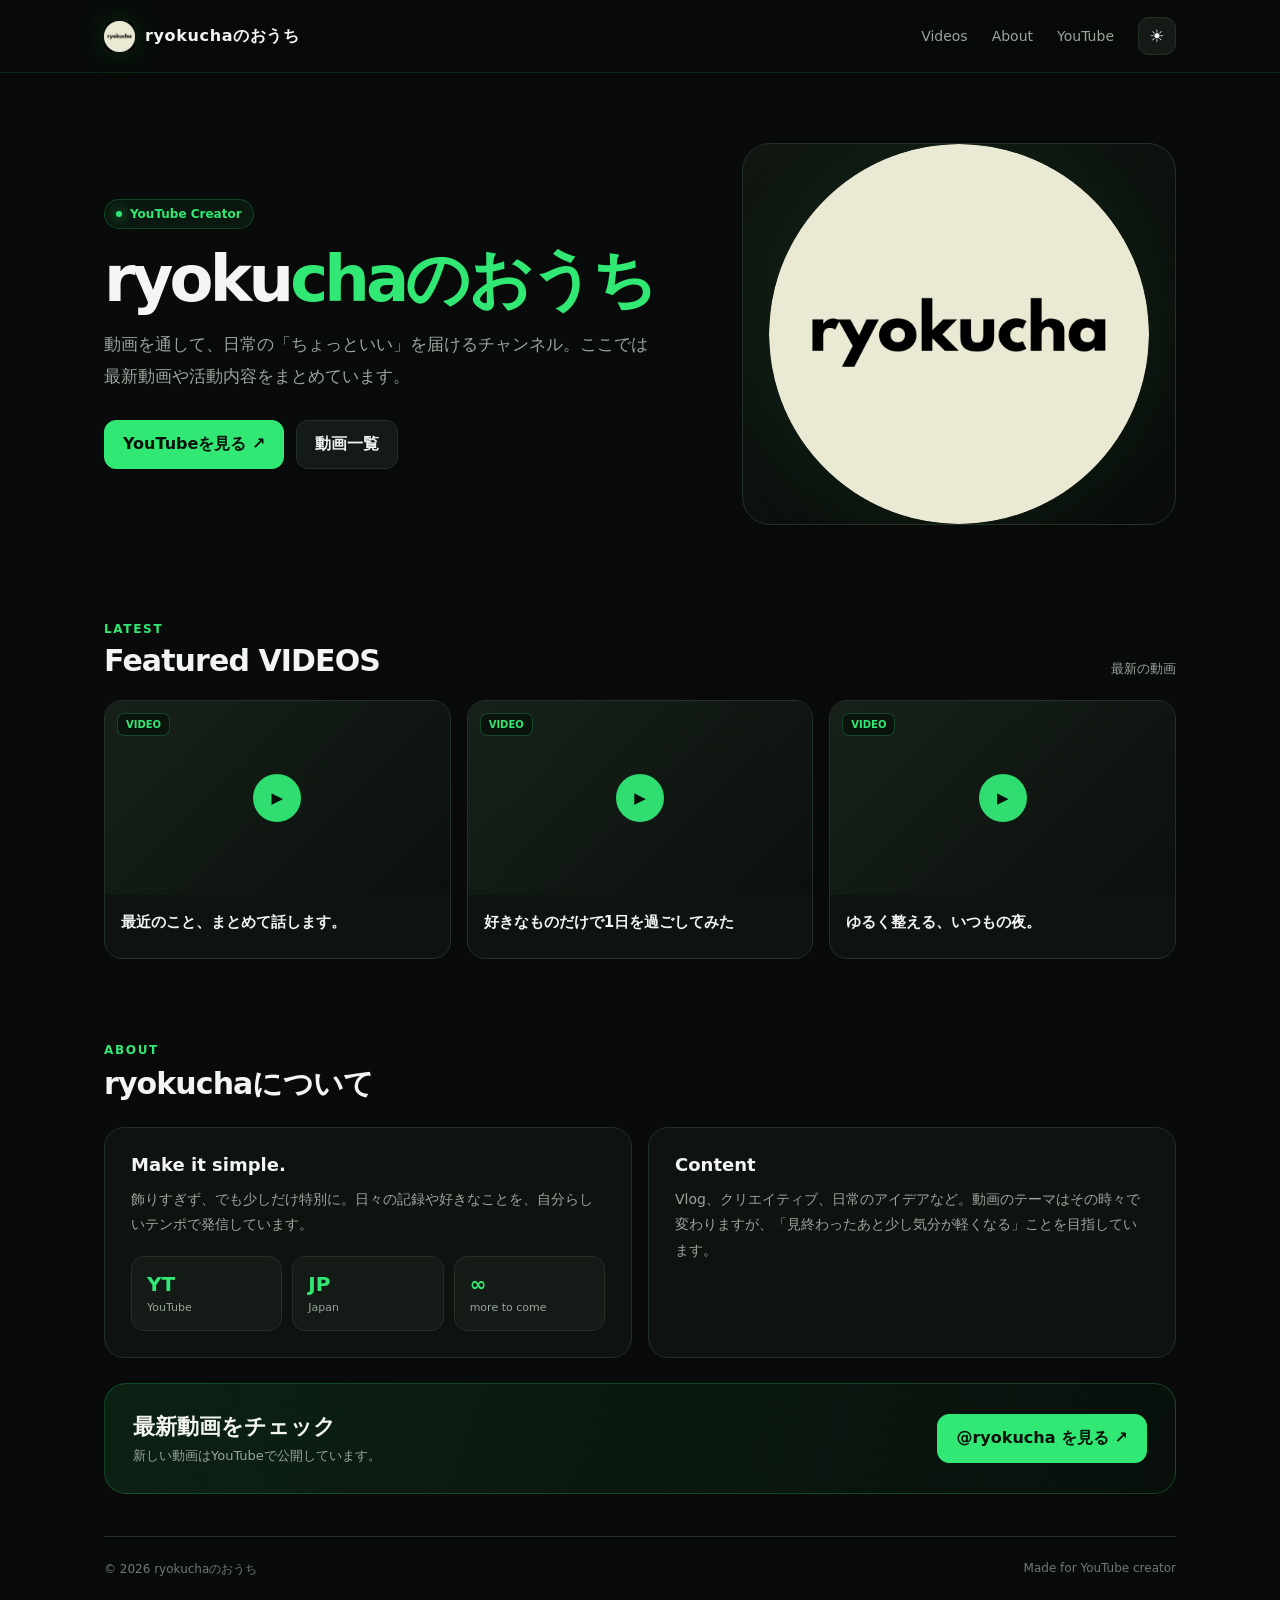
<file: index.html>
<!DOCTYPE html>
<html lang="ja">

<head>
    <meta http-equiv="Content-Type" content="text/html; charset=UTF-8">

    <meta name="viewport" content="width=device-width,initial-scale=1">
    <title>ryokucha — YouTube Channel</title>
    <link rel="stylesheet" href="style.css">
</head>

<body class="light">
    <div class="app">
        <header>
            <nav class="nav"><a class="brand"
                    href="#top"><span
                        class="mark"><img alt="ryokucha" src="icon-black.png"></span><span>ryokuchaのおうち</span></a>
                <div class="navlinks"><a
                        href="#videos">Videos</a><a
                        href="#about">About</a><a
                        href="#subscribe">YouTube</a><button
                        class="theme-toggle" id="themeToggle" aria-label="ダークモードに切り替える"><span class="theme-icon"
                            id="themeIcon">☾</span></button></div>
            </nav>
        </header>
        <main id="top">
            <section class="hero">
                <div>
                    <div class="eyebrow reveal"><span class="dot"></span> YouTube Creator</div>
                    <h1 class="reveal reveal-delay-1">ryoku<span>chaのおうち</span></h1>
                    <p class="lead reveal reveal-delay-2">動画を通して、日常の「ちょっといい」を届けるチャンネル。ここでは最新動画や活動内容をまとめています。
                    </p>
                    <div class="actions reveal reveal-delay-3"><a class="btn primary"
                            href="https://www.youtube.com/channel/UCPVfHYzoLzMQmktLtxaW4mQ" target="_blank"
                            rel="noreferrer">YouTubeを見る ↗</a><a class="btn"
                            href="#videos">動画一覧</a>
                    </div>
                </div>
                <div class="visual reveal"><img alt="ryokucha"
                    style="width:min(88%,430px);aspect-ratio:1;display:block;object-fit:contain;border-radius:50%;box-shadow:0 0 90px rgba(50,232,117,.08)"
                    src="icon-black.png">
                </div>
            </section>
            <section id="videos">
                <div class="section-head reveal">
                    <div>
                        <div class="kicker">Latest</div>
                        <h2 class="section-title">Featured VIDEOS</h2>
                    </div><span class="muted">最新の動画</span>
                </div>
                <div class="videos">
                    <article class="card reveal">
                        <div class="thumb"><span class="tag">VIDEO</span></div>
                        <div class="card-body">
                            <h3>最近のこと、まとめて話します。</h3>
                        </div>
                    </article>
                    <article class="card reveal reveal-delay-1">
                        <div class="thumb"><span class="tag">VIDEO</span></div>
                        <div class="card-body">
                            <h3>好きなものだけで1日を過ごしてみた</h3>
                        </div>
                    </article>
                    <article class="card reveal reveal-delay-2">
                        <div class="thumb"><span class="tag">VIDEO</span></div>
                        <div class="card-body">
                            <h3>ゆるく整える、いつもの夜。</h3>
                        </div>
                    </article>
                </div>
            </section>
            <section id="about">
                <div class="section-head reveal">
                    <div>
                        <div class="kicker">About</div>
                        <h2 class="section-title">ryokuchaについて</h2>
                    </div>
                </div>
                <div class="about">
                    <div class="panel reveal">
                        <h3>Make it simple.</h3>
                        <p>飾りすぎず、でも少しだけ特別に。日々の記録や好きなことを、自分らしいテンポで発信しています。</p>
                        <div class="stats">
                            <div class="stat"><strong>YT</strong><span>YouTube</span></div>
                            <div class="stat"><strong>JP</strong><span>Japan</span></div>
                            <div class="stat"><strong>∞</strong><span>more to come</span></div>
                        </div>
                    </div>
                    <div class="panel reveal reveal-delay-1">
                        <h3>Content</h3>
                        <p>Vlog、クリエイティブ、日常のアイデアなど。動画のテーマはその時々で変わりますが、「見終わったあと少し気分が軽くなる」ことを目指しています。</p>
                    </div>
                </div>
                <div class="cta reveal" id="subscribe">
                    <div>
                        <h2>最新動画をチェック</h2>
                        <p>新しい動画はYouTubeで公開しています。</p>
                    </div><a class="btn primary" href="https://www.youtube.com/channel/UCPVfHYzoLzMQmktLtxaW4mQ"
                        target="_blank" rel="noreferrer">@ryokucha を見る ↗</a>
                </div>
            </section>
            <footer><span>© 2026 ryokuchaのおうち</span><span>Made for YouTube creator</span></footer>
        </main>
    </div>
    <script src="script.js"></script>
</body>

</html>
</file>
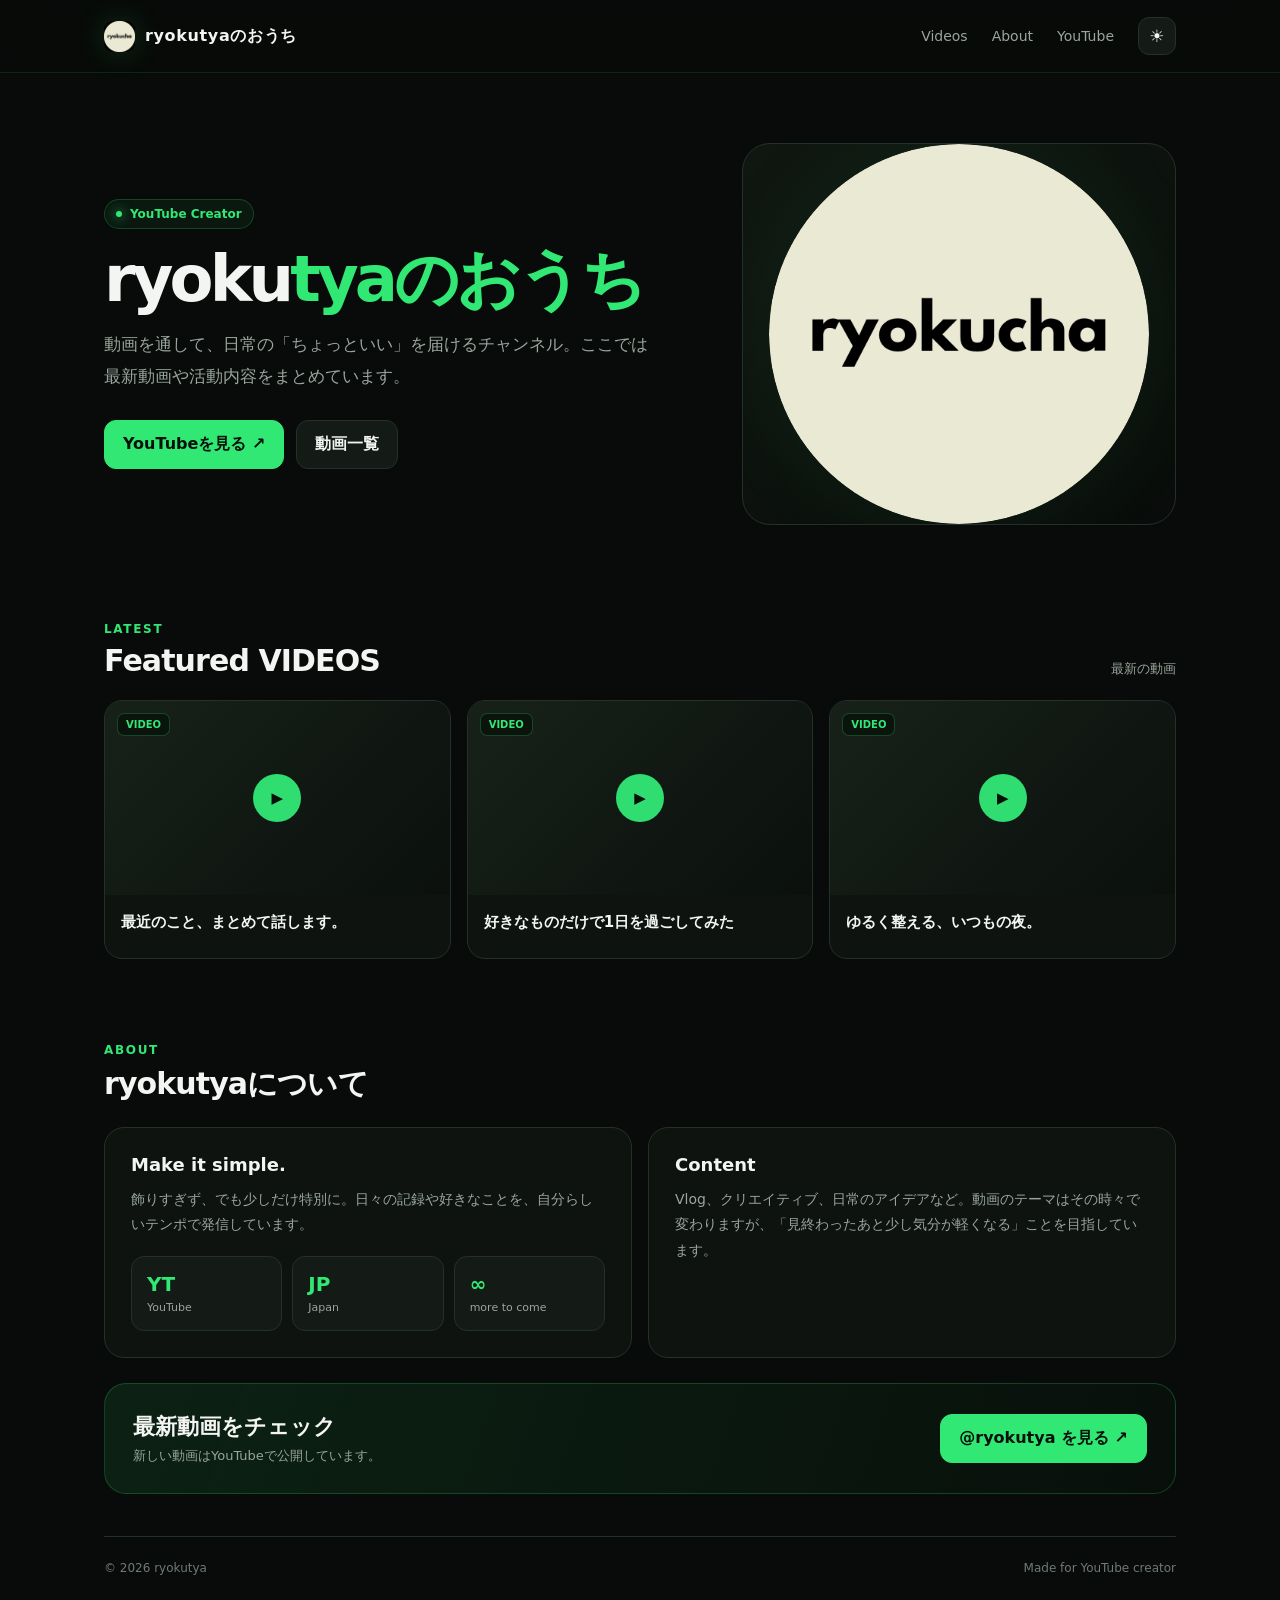
<file: ryokutya YouTube Website.html>
<!DOCTYPE html>
<html lang="ja">

<head>
    <meta http-equiv="Content-Type" content="text/html; charset=UTF-8">

    <meta name="viewport" content="width=device-width,initial-scale=1">
    <title>ryokutya — YouTube Channel</title>
    <link rel="stylesheet" href="style.css">
</head>

<body class="light">
    <div class="app">
        <header>
            <nav class="nav"><a class="brand"
                    href="#top"><span
                        class="mark"><img alt="ryokutya" src="icon-black.png"></span><span>ryokutyaのおうち</span></a>
                <div class="navlinks"><a
                        href="#videos">Videos</a><a
                        href="#about">About</a><a
                        href="#subscribe">YouTube</a><button
                        class="theme-toggle" id="themeToggle" aria-label="ダークモードに切り替える"><span class="theme-icon"
                            id="themeIcon">☾</span></button></div>
            </nav>
        </header>
        <main id="top">
            <section class="hero">
                <div>
                    <div class="eyebrow reveal"><span class="dot"></span> YouTube Creator</div>
                    <h1 class="reveal reveal-delay-1">ryoku<span>tyaのおうち</span></h1>
                    <p class="lead reveal reveal-delay-2">動画を通して、日常の「ちょっといい」を届けるチャンネル。ここでは最新動画や活動内容をまとめています。
                    </p>
                    <div class="actions reveal reveal-delay-3"><a class="btn primary"
                            href="https://www.youtube.com/channel/UCPVfHYzoLzMQmktLtxaW4mQ" target="_blank"
                            rel="noreferrer">YouTubeを見る ↗</a><a class="btn"
                            href="#videos">動画一覧</a>
                    </div>
                </div>
                <div class="visual reveal"><img alt="ryokutya"
                    style="width:min(88%,430px);aspect-ratio:1;display:block;object-fit:contain;border-radius:50%;box-shadow:0 0 90px rgba(50,232,117,.08)"
                    src="icon-black.png">
                </div>
            </section>
            <section id="videos">
                <div class="section-head reveal">
                    <div>
                        <div class="kicker">Latest</div>
                        <h2 class="section-title">Featured VIDEOS</h2>
                    </div><span class="muted">最新の動画</span>
                </div>
                <div class="videos">
                    <article class="card reveal">
                        <div class="thumb"><span class="tag">VIDEO</span></div>
                        <div class="card-body">
                            <h3>最近のこと、まとめて話します。</h3>
                        </div>
                    </article>
                    <article class="card reveal reveal-delay-1">
                        <div class="thumb"><span class="tag">VIDEO</span></div>
                        <div class="card-body">
                            <h3>好きなものだけで1日を過ごしてみた</h3>
                        </div>
                    </article>
                    <article class="card reveal reveal-delay-2">
                        <div class="thumb"><span class="tag">VIDEO</span></div>
                        <div class="card-body">
                            <h3>ゆるく整える、いつもの夜。</h3>
                        </div>
                    </article>
                </div>
            </section>
            <section id="about">
                <div class="section-head reveal">
                    <div>
                        <div class="kicker">About</div>
                        <h2 class="section-title">ryokutyaについて</h2>
                    </div>
                </div>
                <div class="about">
                    <div class="panel reveal">
                        <h3>Make it simple.</h3>
                        <p>飾りすぎず、でも少しだけ特別に。日々の記録や好きなことを、自分らしいテンポで発信しています。</p>
                        <div class="stats">
                            <div class="stat"><strong>YT</strong><span>YouTube</span></div>
                            <div class="stat"><strong>JP</strong><span>Japan</span></div>
                            <div class="stat"><strong>∞</strong><span>more to come</span></div>
                        </div>
                    </div>
                    <div class="panel reveal reveal-delay-1">
                        <h3>Content</h3>
                        <p>Vlog、クリエイティブ、日常のアイデアなど。動画のテーマはその時々で変わりますが、「見終わったあと少し気分が軽くなる」ことを目指しています。</p>
                    </div>
                </div>
                <div class="cta reveal" id="subscribe">
                    <div>
                        <h2>最新動画をチェック</h2>
                        <p>新しい動画はYouTubeで公開しています。</p>
                    </div><a class="btn primary" href="https://www.youtube.com/channel/UCPVfHYzoLzMQmktLtxaW4mQ"
                        target="_blank" rel="noreferrer">@ryokutya を見る ↗</a>
                </div>
            </section>
            <footer><span>© 2026 ryokutya</span><span>Made for YouTube creator</span></footer>
        </main>
    </div>
    <script src="script.js"></script>
</body>

</html>
</file>
<file: style.css>
:root {
    color-scheme: dark;
    --bg: #080b09;
    --surface: #0e1310;
    --surface2: #141a16;
    --text: #f2f5f2;
    --muted: #9aa59d;
    --green: #32e875;
    --border: #243128
}

body.light {
    color-scheme: light;
    --bg: #f5f6f2;
    --surface: #ffffff;
    --surface2: #edf1eb;
    --text: #111512;
    --muted: #68736b;
    --border: #d8e0d9
}

body.light header {
    background: rgba(245, 246, 242, .88);
    border-bottom-color: rgba(25, 185, 87, .18)
}

body.light .visual {
    background: radial-gradient(circle at 50% 40%, rgba(50, 232, 117, .18), transparent 43%), linear-gradient(145deg, #f7faf6, #e8eee9)
}

body.light .thumb {
    background: linear-gradient(135deg, #e3ece5, #f1f5f1)
}

* {
    box-sizing: border-box
}

html {
    scroll-behavior: smooth
}

body {
    margin: 0;
    background: var(--bg);
    color: var(--text);
    font-family: "Noto Sans JP", system-ui, -apple-system, BlinkMacSystemFont, "Segoe UI", sans-serif;
    transition: background-color .35s, color .35s
}

button,
a {
    font: inherit
}

a {
    color: inherit;
    text-decoration: none
}

.app {
    min-height: 100vh;
    background: var(--bg);
    transition: background-color .35s
}

header {
    position: sticky;
    top: 0;
    z-index: 10;
    border-bottom: 1px solid rgba(50, 232, 117, .13);
    background: rgba(8, 11, 9, .88);
    backdrop-filter: blur(18px)
}

.nav {
    max-width: 1120px;
    margin: auto;
    height: 72px;
    padding: 0 24px;
    display: flex;
    align-items: center;
    justify-content: space-between
}

.brand {
    display: flex;
    align-items: center;
    gap: 10px;
    font-weight: 800;
    letter-spacing: .04em
}

.mark {
    width: 31px;
    height: 31px;
    border-radius: 9px;
    overflow: hidden;
    display: block;
    box-shadow: 0 0 30px rgba(50, 232, 117, .18)
}

.mark img {
    width: 100%;
    height: 100%;
    display: block;
    object-fit: cover
}

.navlinks {
    display: flex;
    align-items: center;
    gap: 24px;
    color: var(--muted);
    font-size: 14px
}

.navlinks a:hover {
    color: var(--text)
}

.theme-toggle {
    width: 38px;
    height: 38px;
    padding: 0;
    border: 1px solid var(--border);
    border-radius: 11px;
    background: var(--surface2);
    color: var(--text);
    display: grid;
    place-items: center;
    cursor: pointer;
    transition: .2s
}

.theme-toggle:hover {
    border-color: var(--green);
    transform: translateY(-2px)
}

.theme-icon {
    font-size: 17px;
    line-height: 1
}

main {
    max-width: 1120px;
    margin: auto;
    padding: 0 24px 70px
}

.hero {
    min-height: 500px;
    display: grid;
    grid-template-columns: 1.15fr .85fr;
    gap: 50px;
    align-items: center;
    padding: 70px 0 55px
}

.eyebrow {
    display: inline-flex;
    align-items: center;
    gap: 8px;
    padding: 7px 11px;
    border: 1px solid rgba(50, 232, 117, .22);
    background: rgba(50, 232, 117, .06);
    border-radius: 999px;
    color: var(--green);
    font-size: 12px;
    font-weight: 700
}

.dot {
    width: 6px;
    height: 6px;
    border-radius: 50%;
    background: var(--green);
    box-shadow: 0 0 12px var(--green)
}

h1 {
    font-size: 64px;
    line-height: .95;
    letter-spacing: -.06em;
    white-space: nowrap;
    margin: 20px 0 18px
}

h1 span {
    color: var(--green)
}

.lead {
    max-width: 560px;
    color: var(--muted);
    font-size: 17px;
    line-height: 1.9;
    margin: 0 0 28px
}

.actions {
    display: flex;
    gap: 12px;
    flex-wrap: wrap
}

.btn {
    padding: 13px 18px;
    border-radius: 12px;
    border: 1px solid var(--border);
    background: var(--surface2);
    font-weight: 700;
    cursor: pointer;
    transition: .2s
}

.btn.primary {
    background: var(--green);
    color: #071009;
    border-color: var(--green)
}

.btn:hover {
    transform: translateY(-2px);
    border-color: var(--green)
}

.visual {
    position: relative;
    min-height: 350px;
    border: 1px solid var(--border);
    border-radius: 28px;
    background: radial-gradient(circle at 50% 40%, rgba(50, 232, 117, .16), transparent 43%), linear-gradient(145deg, #101711, #090c0a);
    overflow: hidden;
    display: grid;
    place-items: center
}

section {
    padding: 42px 0
}

.section-head {
    display: flex;
    justify-content: space-between;
    align-items: end;
    margin-bottom: 22px
}

.kicker {
    color: var(--green);
    font-size: 12px;
    font-weight: 800;
    letter-spacing: .14em;
    text-transform: uppercase
}

.section-title {
    font-size: 30px;
    margin: 7px 0 0;
    letter-spacing: -.03em
}

.muted {
    color: var(--muted);
    font-size: 13px
}

.videos {
    display: grid;
    grid-template-columns: repeat(3, 1fr);
    gap: 16px
}

.card {
    border: 1px solid var(--border);
    border-radius: 18px;
    background: var(--surface);
    overflow: hidden;
    transition: .2s
}

.card:hover {
    transform: translateY(-3px);
    border-color: rgba(50, 232, 117, .45)
}

.thumb {
    aspect-ratio: 16/9;
    background: linear-gradient(135deg, #172119, #0b100d);
    position: relative;
    display: grid;
    place-items: center
}

.thumb:after {
    content: "▶";
    width: 48px;
    height: 48px;
    border-radius: 50%;
    display: grid;
    place-items: center;
    background: rgba(50, 232, 117, .95);
    color: #071009;
    font-size: 15px
}

.tag {
    position: absolute;
    left: 12px;
    top: 12px;
    padding: 5px 8px;
    border-radius: 7px;
    background: rgba(7, 16, 9, .72);
    border: 1px solid rgba(50, 232, 117, .25);
    color: var(--green);
    font-size: 10px;
    font-weight: 800
}

.card-body {
    padding: 16px
}

.card h3 {
    font-size: 15px;
    line-height: 1.55;
    margin: 0 0 7px
}

.card p {
    margin: 0;
    color: var(--muted);
    font-size: 12px
}

.about {
    display: grid;
    grid-template-columns: 1fr 1fr;
    gap: 16px
}

.panel {
    border: 1px solid var(--border);
    border-radius: 20px;
    padding: 26px;
    background: var(--surface)
}

.panel h3 {
    margin: 0 0 12px;
    font-size: 18px
}

.panel p {
    color: var(--muted);
    line-height: 1.85;
    font-size: 14px;
    margin: 0
}

.stats {
    display: grid;
    grid-template-columns: repeat(3, 1fr);
    gap: 10px;
    margin-top: 18px
}

.stat {
    padding: 15px;
    border-radius: 13px;
    background: var(--surface2);
    border: 1px solid var(--border)
}

.stat strong {
    display: block;
    font-size: 20px;
    color: var(--green)
}

.stat span {
    font-size: 11px;
    color: var(--muted)
}

.cta {
    margin-top: 25px;
    padding: 28px;
    border-radius: 22px;
    border: 1px solid rgba(50, 232, 117, .22);
    background: linear-gradient(110deg, rgba(50, 232, 117, .1), rgba(50, 232, 117, .025));
    display: flex;
    justify-content: space-between;
    align-items: center;
    gap: 20px
}

.cta h2 {
    margin: 0 0 5px;
    font-size: 22px
}

.cta p {
    margin: 0;
    color: var(--muted);
    font-size: 13px
}

footer {
    border-top: 1px solid var(--border);
    padding: 24px 0;
    color: #6f7a72;
    font-size: 12px;
    display: flex;
    justify-content: space-between
}

.reveal {
    opacity: 0;
    transform: translateY(28px);
    transition: opacity .7s ease, transform .7s cubic-bezier(.22, 1, .36, 1)
}

.reveal.is-visible {
    opacity: 1;
    transform: translateY(0)
}

.reveal-delay-1 {
    transition-delay: .08s
}

.reveal-delay-2 {
    transition-delay: .16s
}

.reveal-delay-3 {
    transition-delay: .24s
}

@media(prefers-reduced-motion:reduce) {
    .reveal {
        opacity: 1;
        transform: none;
        transition: none
    }
}

@media(max-width:760px) {
    .nav {
        height: auto;
        padding-top: 12px;
        padding-bottom: 12px;
        flex-direction: column;
        align-items: stretch;
        gap: 10px
    }

    .navlinks {
        display: flex;
        justify-content: space-between;
        gap: 12px;
        font-size: 13px
    }

    .hero {
        grid-template-columns: 1fr;
        min-height: 0;
        gap: 28px;
        padding: 48px 0 36px
    }

    .visual {
        display: none
    }

    .videos {
        grid-template-columns: repeat(2, minmax(0, 1fr))
    }

    .about {
        grid-template-columns: 1fr
    }

    .cta {
        align-items: flex-start;
        flex-direction: column
    }

    main {
        padding: 0 17px 45px
    }

    .nav {
        padding: 0 17px
    }

    .stats {
        grid-template-columns: 1fr 1fr 1fr
    }
}

@media(max-width:560px) {
    h1 {
        font-size: 36px
    }

    .videos {
        grid-template-columns: 1fr
    }

    .section-head {
        align-items: flex-start;
        gap: 12px
    }

    .section-title {
        font-size: 25px
    }

    .muted {
        white-space: nowrap
    }

    .cta {
        padding: 22px
    }

    footer {
        flex-direction: column;
        gap: 8px
    }
}

@media(max-width:380px) {
    .navlinks {
        gap: 8px;
        font-size: 12px
    }

    h1 {
        font-size: 30px
    }

    .btn {
        padding: 12px 14px
    }

    .panel {
        padding: 20px
    }
}
</file>
